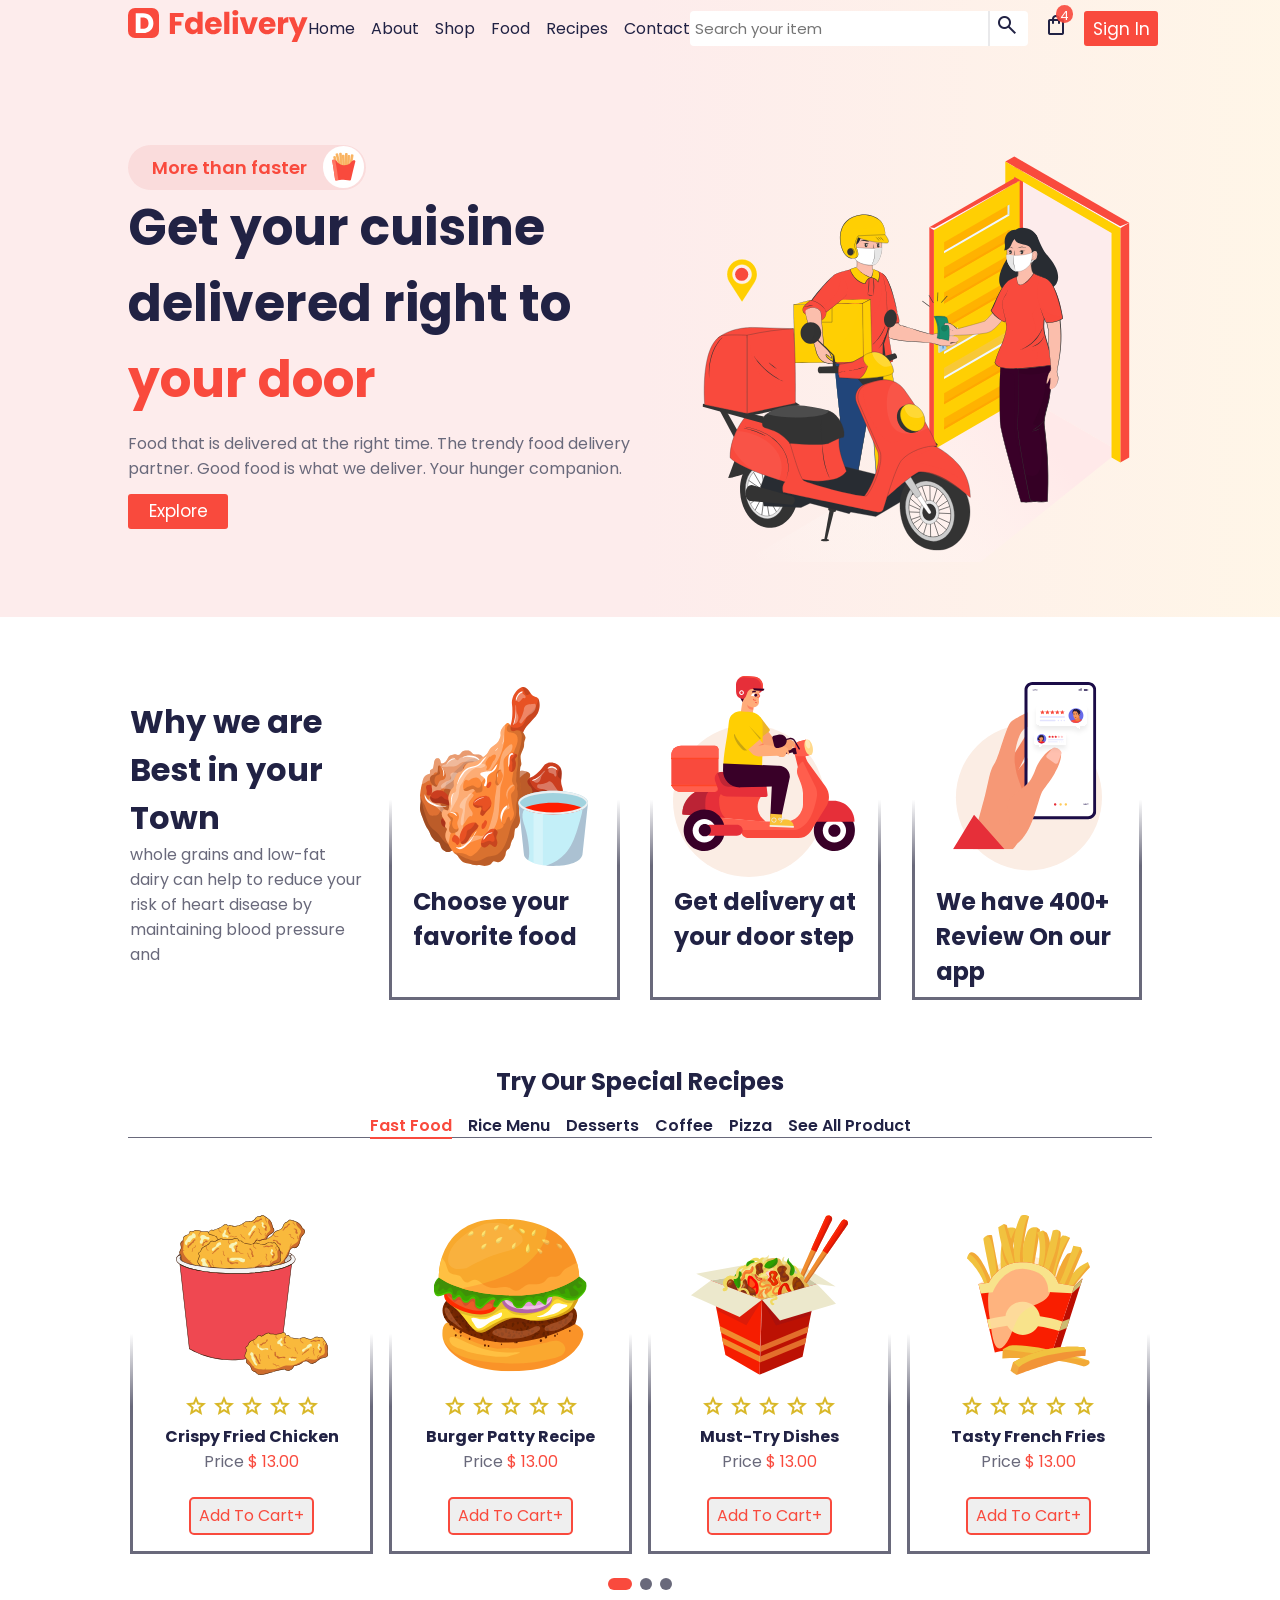
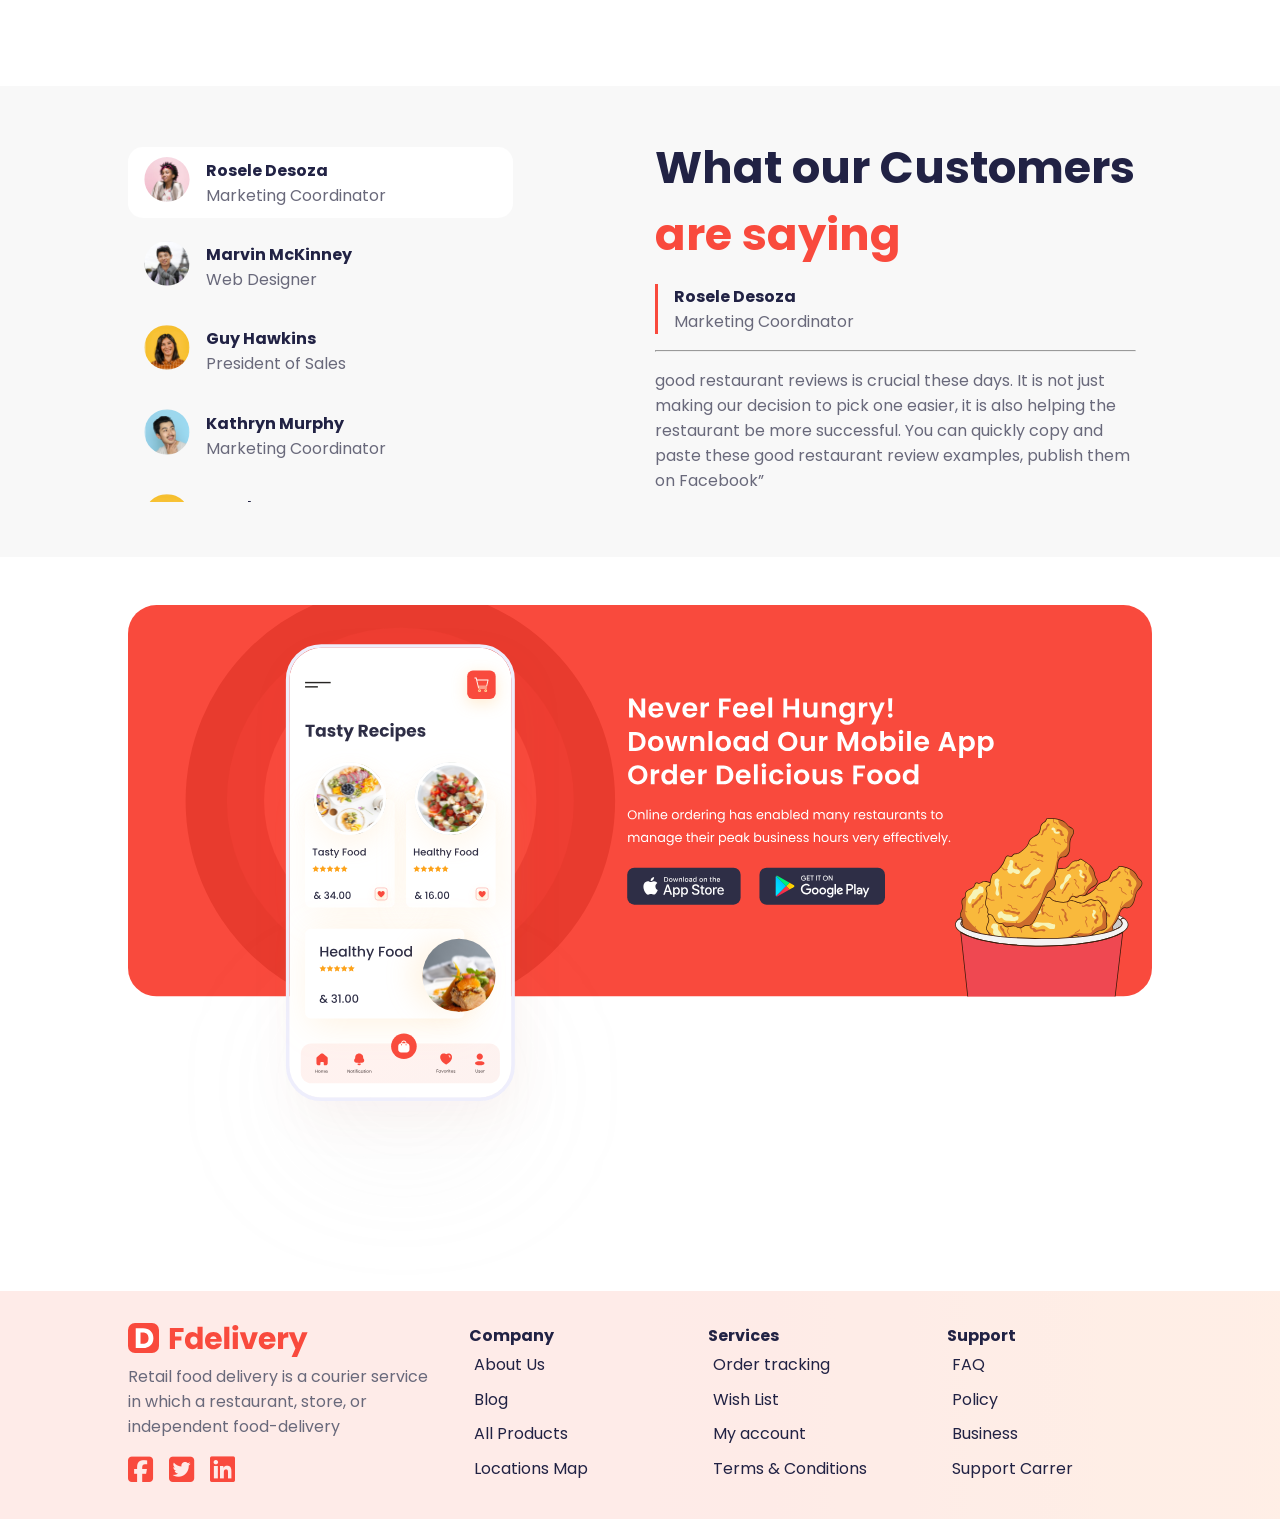
<file: FOODY-BABA/index.html>
<!DOCTYPE html>
<html lang="en">

<head>
    <meta charset="UTF-8">
    <meta name="viewport" content="width=device-width, initial-scale=1.0">
    <title>DDUGKY Food Delivery</title>
    <link rel="stylesheet" href="https://cdnjs.cloudflare.com/ajax/libs/font-awesome/6.6.0/css/all.min.css" integrity="sha512-Kc323vGBEqzTmouAECnVceyQqyqdsSiqLQISBL29aUW4U/M7pSPA/gEUZQqv1cwx4OnYxTxve5UMg5GT6L4JJg==" crossorigin="anonymous" referrerpolicy="no-referrer" />
    <link rel="preconnect" href="https://fonts.googleapis.com">
    <link rel="preconnect" href="https://fonts.gstatic.com" crossorigin>
    <link
        href="https://fonts.googleapis.com/css2?family=Poppins:ital,wght@0,100;0,200;0,300;0,400;0,500;0,600;0,700;0,800;0,900;1,100;1,200;1,300;1,400;1,500;1,600;1,700;1,800;1,900&display=swap"
        rel="stylesheet">
    <link rel="stylesheet"
        href="https://fonts.googleapis.com/css2?family=Material+Symbols+Outlined:opsz,wght,FILL,GRAD@20..48,100..700,0..1,-50..200" />
    <link rel="stylesheet" href="./css/style.css">
</head>

<body>
    <nav id="navbar" class="sticky-nav">
        <div class="nav-container">

            <div class="nav-left">

                <div class="logo">
                    <a href="#"><img src="./assets/logo.svg" alt="logo"></a>
                </div>
            </div>
            <div class="nav-middle">
                <div class="nav-list">
                    <ul>
                        <li><a href="#">Home</a></li>
                        <li><a href="#">About</a></li>
                        <li><a href="#">Shop</a></li>
                        <li><a href="#">Food</a></li>
                        <li><a href="#">Recipes</a></li>
                        <li><a href="#">Contact</a></li>
                    </ul>
                </div>
            </div>
            <div class="toggle-btn">
                <span class="material-symbols-outlined">
                    menu
                </span>
            </div>
            <div class="nav-right">
                <div class="search-bar-container">
                    <form action="#">
                        <div class="search-bar">
                            <div class="search-input">
                                <input type="text" name="key" placeholder="Search your item">
                            </div>
                            <div class="search-btn">
                                <a href="#">
                                    <span class="material-symbols-outlined">
                                        search
                                    </span>
                                </a>
                            </div>
                        </div>
                    </form>
                    <div class="cart">
                        <div class="cart-item">
                            <span class="material-symbols-outlined">
                                shopping_bag
                            </span>
                        </div>
                        <div class="cart-notification">
                            4
                        </div>
                    </div>
                    <div class="login-button">
                        <button>Sign In</button>
                    </div>
                </div>
            </div>
        </div>
    </nav>

    <!-- end nav bar----------- -->


    <main>
        <section class="first-section">
            <div class="section1-container">
                <div class="left-section1">
                    <div>
                        <span class="faster">
                            <span>
                                More than faster
                            </span>
                            <img src="./assets/popcorn.svg" alt="">
                        </span>
                    </div>
                    <div class="section1-heading">
                        <h1>Get your cuisine delivered right to
                            <span>
                                your door
                            </span>
                        </h1>
                    </div>
                    <div class="section1-pera">
                        <p>Food that is delivered at the right time. The trendy food delivery partner. Good food is what
                            we deliver. Your hunger companion.</p>
                    </div>
                    <div class="explore-button">
                        <button>Explore</button>
                    </div>
                </div>
                <div class="right-section1">
                    <div class="img-del-boy">
                        <img src="./assets/heroDeliveryboy.svg" alt="img">
                    </div>
                </div>
            </div>
        </section>

        <section class="second-section">
            <div class="about-container">
                <div class="about-headind">
                    <h2>Why we are Best in your Town</h2>
                    <p>whole grains and low-fat dairy can help to reduce your risk of heart disease by maintaining blood
                        pressure and</p>
                </div>
                <div class="about-items">
                    <div class="about-item">
                        <div class="about-image">
                            <img src="./assets/about us/about1.svg " alt="">
                        </div>
                        <div class="about-title">
                            <h2>Choose your favorite food</h2>
                        </div>
                    </div>
                    <div class="about-item">
                        <div class="about-image">
                            <img src="./assets/about us/about2.svg" alt="img">
                        </div>
                        <div class="about-title">
                            <h2>Get delivery at your door step</h2>
                        </div>
                    </div>
                    <div class="about-item">
                        <div class="about-image">
                            <img src="./assets/about us/about3.svg" alt="img">
                        </div>
                        <div class="about-title">
                            <h2>We have 400+ Review On our app</h2>
                        </div>
                    </div>

                </div>
            </div>




            <div class="recipes-container">
                <div class="recipes-header">
                    <h2>Try Our Special Recipes</h2>
                </div>
                <div class="category-links">
                    <ul>
                        <li class="active"><a href="#">Fast Food</a></li>
                        <li><a href="#">Rice Menu</a></li>
                        <li><a href="#">Desserts</a></li>
                        <li><a href="#">Coffee</a></li>
                        <li><a href="#">Pizza</a></li>
                        <li><a href="#">See All Product</a></li>
                    </ul>
                </div>
                <div class="cards">
                    <div class="card">
                        <div class="cat-card-item">
                            <div class="card-img">
                                <img src="./assets/spl recipie image/img1.svg" alt="">
                            </div>
                            <div class="card-content">
                                <p class="stars">
                                    <span class="material-symbols-outlined">
                                        star
                                    </span>
                                    <span class="material-symbols-outlined">
                                        star
                                    </span>
                                    <span class="material-symbols-outlined">
                                        star
                                    </span>
                                    <span class="material-symbols-outlined">
                                        star
                                    </span>
                                    <span class="material-symbols-outlined">
                                        star
                                    </span>
                                </p>
                                <h4>Crispy Fried Chicken</h4>
                                <p>Price <span>$ 13.00</span></p>

                            </div>
                            <div class="recipes-button">
                                <button>Add To Cart+</button>
                            </div>
                        </div>
                    </div>
                    <div class="card">
                        <div class="cat-card-item">
                            <div class="card-img">
                                <img src="./assets/spl recipie image/img2.svg" alt="">
                            </div>
                            <div class="card-content">
                                <p class="stars">
                                    <span class="material-symbols-outlined">
                                        star
                                    </span>
                                    <span class="material-symbols-outlined">
                                        star
                                    </span>
                                    <span class="material-symbols-outlined">
                                        star
                                    </span>
                                    <span class="material-symbols-outlined">
                                        star
                                    </span>
                                    <span class="material-symbols-outlined">
                                        star
                                    </span>
                                </p>
                                <h4>Burger Patty Recipe</h4>
                                <p>Price <span>$ 13.00</span></p>

                            </div>
                            <div class="recipes-button">
                                <button> Add To Cart+ </button>
                            </div>
                        </div>
                    </div>
                    <div class="card">
                        <div class="cat-card-item">
                            <div class="card-img">
                                <img src="./assets/spl recipie image/img3.svg" alt="">
                            </div>
                            <div class="card-content">
                                <p class="stars">
                                    <span class="material-symbols-outlined">
                                        star
                                    </span>
                                    <span class="material-symbols-outlined">
                                        star
                                    </span>
                                    <span class="material-symbols-outlined">
                                        star
                                    </span>
                                    <span class="material-symbols-outlined">
                                        star
                                    </span>
                                    <span class="material-symbols-outlined">
                                        star
                                    </span>
                                </p>
                                <h4>Must-Try Dishes</h4>
                                <p>Price <span>$ 13.00</span></p>

                            </div>
                            <div class="recipes-button">
                                <button>Add To Cart+</button>
                            </div>
                        </div>
                    </div>
                    <div class="card">
                        <div class="cat-card-item">
                            <div class="card-img">
                                <img src="./assets/spl recipie image/img4.svg" alt="">
                            </div>
                            <div class="card-content">
                                <p class="stars">
                                    <span class="material-symbols-outlined">
                                        star
                                    </span>
                                    <span class="material-symbols-outlined">
                                        star
                                    </span>
                                    <span class="material-symbols-outlined">
                                        star
                                    </span>
                                    <span class="material-symbols-outlined">
                                        star
                                    </span>
                                    <span class="material-symbols-outlined">
                                        star
                                    </span>
                                </p>
                                <h4>Tasty French Fries</h4>
                                <p>Price <span>$ 13.00</span></p>

                            </div>
                            <div class="recipes-button">
                                <button>Add To Cart+</button>
                            </div>
                        </div>
                    </div>
                </div>
                <div class="triggers">
                    <div class="trigger trigger-active"> </div>
                    <div class="trigger"> </div>
                    <div class="trigger"> </div>
                </div>
            </div>
        </section>

        <section class="third-section">
            <div class="review-container">
                <div class="review-left">
                    <div class=" review-cart re-active">
                        <div class="user-profile">
                            <img src="./assets/profile pic/img1.svg" alt="">
                        </div>
                        <div class="user-details">
                            <h4>Rosele Desoza</h4>
                            <p>Marketing Coordinator</p>
                        </div>
                    </div>
                    <div class=" review-cart">
                        <div class="user-profile">
                            <img src="./assets/profile pic/img2.svg" alt="">
                        </div>
                        <div class="user-details">
                            <h4>Marvin McKinney</h4>
                            <p>Web Designer</p>
                        </div>
                    </div>
                    <div class=" review-cart">
                        <div class="user-profile">
                            <img src="./assets/profile pic/img4.svg" alt="">
                        </div>
                        <div class="user-details">
                            <h4>Guy Hawkins</h4>
                            <p>President of Sales</p>
                        </div>
                    </div>
                    <div class=" review-cart">
                        <div class="user-profile">
                            <img src="./assets/profile pic/img3.svg" alt="">
                        </div>
                        <div class="user-details">
                            <h4>Kathryn Murphy</h4>
                            <p>Marketing Coordinator</p>
                        </div>
                    </div>
                    <div class=" review-cart">
                        <div class="user-profile">
                            <img src="./assets/profile pic/img4.svg" alt="">
                        </div>
                        <div class="user-details">
                            <h4>Rosele Desoza</h4>
                            <p>Marketing Coordinator</p>
                        </div>
                    </div>
                </div>
                <div class="review-right">
                    <h3>What our Customers <span>are saying</span></h3>
                    <div class="review-rating">
                        <h4>Rosele Desoza</h4>
                        <p>Marketing Coordinator</p>
                    </div>
                    <hr>
                    <p class="good-resto-pera"> good restaurant reviews is crucial these days. It is not just making our decision to pick
                        one easier, it is also helping the restaurant be more successful. You can quickly copy and paste
                        these good restaurant review examples, publish them on Facebook”</p>
                </div>
            </div>
        </section>

        <section class="four-section">
            <div class="mobile-container">
                <img src="./assets/mob.svg" alt="img">
            </div>
        </section>
    </main>
    <footer>
        <div class="footer-container">
            <div class="media">
                <div class="footer-logo">
                    <img src="./assets/logo.svg" alt="">
                </div>
                <div class="f-pera">
                    <p>Retail food delivery is a courier service in which a restaurant, store, or independent
                        food-delivery</p>
                </div>
                <div class="m-icon">
                    <ul>
                        <li><a href="#"><i class="fa-brands fa-square-facebook"></i></a></li>
                        <li><a href="#"><i class="fa-brands fa-square-twitter"></i></a></li>
                        <li><a href="#"><i class="fa-brands fa-linkedin"></i></a></li>
                    </ul>
                </div>
            </div>
            <div class="company">
                <h4>Company</h4>
                <ul>
                    <li><a href="#">About Us</a></li>
                    <li><a href="#">Blog </a></li>
                    <li><a href="#">All Products</a></li>
                    <li><a href="#">Locations Map</a></li>
                </ul>

            </div>
            <div class="serveces">
                <h4>Services</h4>
                <ul>
                    <li><a href="#">Order tracking
                        </a></li>
                    <li><a href="#">Wish List
                        </a></li>
                    <li><a href="#">My account
                        </a></li>
                    <li><a href="#">Terms & Conditions</a></li>
                </ul>
            </div>
            <div class="suport">
                <h4>Support</h4>
                <ul>
                    <li><a href="#">FAQ</a></li>
                    <li><a href="#">Policy</a></li>
                    <li><a href="#">Business</a></li>
                    <li><a href="#">Support Carrer</a></li>

                </ul>
            </div>
        </div>
    </footer>

   <script src="./js/script.js"></script>
</body>

</html>
</file>
<file: FOODY-BABA/css/style.css>
:root {

    /* color veriables */
    
    --white: #ffffff;
    --dark: #000;
    --primary: #F94A3D;
    --secondary: #212244; 
    --pera: #69697B;
    --back-color:  #ffebe694;
    --back-sec-color: #fadcdcfb;
    --light-dark:  #F8F8F8;


    /* font veriabeles  #FDECEC */
    --font-primary: Poppins;
    
     
  }


*{
    margin: 0;
    padding: 0;
    font-family: var(--font-primary);
    color: var(--secondary);
}

p{
    color: var(--pera);
}

body{
    width: 100vw;
    height: auto;
    box-sizing: border-box;
    background: rgb(253,236,236);
    background: linear-gradient(90deg, rgba(253, 236, 236, 1) 50%, rgb(254 178 62 / 12%) 100%);
}

a{
    text-decoration: none;
    color: var(--secondary);
}

ul li{
    list-style: none;
}


/* 
logo property 
width: 180px;
height: 30px;
top: 36px;
left: 253px;
gap: 0px;
border-radius: 7px 0px 0px 0px;
opacity: 0px;



//serch 
    box-sizing: border-box;
    padding: 0 0.2rem;
    border-radius: 4px;
*/



/*---------------- nav bar css --------------- */

nav{
    width: 100%;
    height: auto;
    box-sizing: border-box;
    padding: 0.5rem 0;
    position: -webkit-sticky;
    position: sticky;
    top: 0;
    /* background-color: #d7dafa; */
    /* background-color:#ffebe694; */
}

.nav-container{
    width: 80%;
    display: flex;
    justify-content: space-between;
    align-items: center;
    margin: auto;

    /* background-color: aquamarine; */
}

.nav-middle .nav-list ul{
    display: flex;
    gap: 1rem;
}

.nav-right .search-bar-container{
    display: flex;
    /* background-color: #745959; */
    align-items: center;
    gap: 1rem;
}
.nav-right .search-bar-container .search-bar{
    display: flex;
    background-color: #fff;
    align-items: center;
    justify-content: center;
    padding:0 0.3rem;
    border-radius: 4px;

}

.nav-right .search-bar-container .search-bar input{
    border: none;
    font-size: 15px;
    color: var(--secondary);
}

.nav-right .search-bar-container .search-btn{
    border-left: 2px solid #69697b26;
    padding: 0.1rem 0.3rem;

}


.cart{
    position: relative;
}

.cart-notification{
    
    width: 14px;
    height: 14px;
    top: -8px;
    font-size: small;
    right: -5px;
    padding: 1px 2px 3px 1px;
    text-align: center;
    border-radius: 50px;
    background-color: var(--primary);
    position: absolute;
    opacity: 0.9;
    color: var(--white);
}


.login-button button{
    min-width: 74px;
    background-color: var(--primary);
    font-size: 17px;
    padding: 0.3rem 0.5rem;
    border: none;
    border-radius: 3px;
    cursor: pointer;
    color: var(--white);
}


.toggle-btn{
    display: none;
    float: right;
    text-align: center;

}

.nav-left, .nav-left .logo, .nav-left img{
   width: auto;
}



@media screen and (max-width:410px) {



}



@media screen and (max-width: 1079px) {
    .nav-container{
        width: 98%;
        transition: all 3ms;
    }

  }

  @media screen and (max-width:901px) {
    .nav-middle{
        display: none;
        transition: all 3ms;
    }
    .nav-right{
        display: none;
        transition: all 3ms;
    }
   
    .toggle-btn{
        display: inline-block;
        width: 10%;
    }

    .nav-left img{
        max-width: 142px;
    }
   
  }



  /*-------------- Maim section css----------------- */

  /* section first css */


  .first-section{
    padding: 3rem 0;
    width: 100%;
  }

  .section1-container{
    display: flex;
    width: 80%;
    margin: auto;
    align-items: center;
    justify-content: center;
  }

  .left-section1{
    width: 50%;
  }

.faster {
    width: fit-content;
    display: flex;
    align-items: center;
    background-color: var(--back-sec-color);
    padding: 0.1rem 0.1rem 0.1rem 0.5rem;
    border-radius: 50px;
    
}

.faster img{
    background-color: white;
    border-radius: 50px;

}

.faster span{
  font-size: 18px;
  font-weight: 600;
  padding: 0 1rem;
  color: var(--primary);
 }

 .section1-heading{
    color: var(--secondary);
    font-size: 2.1rem;
 }
 .section1-heading span{
    color: var(--primary);  
 }
.right-section1{
    width: 50%;
 }

 .right-section1 img-del-boy {
    width: 100%;
 }

 .right-section1 .img-del-boy img{
    width: 100%;
 }
 .section1-pera{
    width: 100%;
    color: var(--pera);
    padding: 0.8rem 0;
 }

 .explore-button button{
    min-width: 100px;
    background-color: var(--primary);
    font-size: 17px;
    padding: 0.3rem 0.5rem;
    border: none;
    border-radius: 3px;
    cursor: pointer;
    color: var(--white);
 }

 @media screen and (max-width:901px) {

    .section1-container{
        flex-direction: column;
      }

      .left-section1{
        width: 100%;
      }

      .right-section1{
        width: 100%;
     }

     .section1-heading{ 
        font-size: 1.5rem;
     }
    
  }

  

   @media screen and (max-width:410px) {

    .faster span{
        font-size: 14px;  
       }

       .section1-heading{ 
        font-size: 1rem;
     }
   }

  /*--------------- SECOND DECTION--------------------------- */
.second-section{
    width: 100%;
    background-color: var(--white);
    padding: 3rem 0;
}

.about-container{
    width: 80%;
    margin: auto;
    display: flex;
    justify-content: center;
    align-items: center;
    gap: 1rem;
    flex-wrap: wrap;
}
.about-headind{
    width: 23%;
}
.about-headind h2{
    font-size: 2rem;
}

.about-headind p{
    font-size: 1rem;
    color: var(--pera)
}

.about-items{
    width: 75%;
    display: flex;
    gap: 1rem;
    /* flex-wrap: wrap; */
    justify-content: space-around;
}


.about-image{
    display: flex;
    align-items: center;
    justify-content: center;
    width: 100%;
    height: 13rem;
}
.about-image image{
    width: 100%;
}


.about-item{
    width: 28%;
    cursor: pointer;
    /* width: 25rem; */
    padding: 0.3rem;
    border: 3px solid var(--white);
    border-image: linear-gradient(to top, var(--pera) 40%, var(--white) 60%) 1; 
}

.about-item:hover{
    
    border: 3px solid var(--white);
    border-image: linear-gradient(to top, yellow 40%, var(--white) 60%) 1;   
}

/* .about-item::after {
    content: "";
    position: absolute;
    top: -3px;
    left: -3px; 
    right: -3px; 
    bottom: -3px; 
    border-radius: 21px;
    background: linear-gradient(to top, var(--pera) 30%, var(--white) 70%);
    z-index: -1;
} */

.about-title h2{
    padding: 0.2rem 1rem;
}
@media screen and (max-width:1000px) {
    .about-headind{
        width: 70%;
        padding-bottom: 1rem;
       
    }

    .about-items{
        width: 100%;
    }

    .about-item{
        width: 33.33%;
    }

}

@media screen and (max-width:816px) {

    .about-items{
      flex-direction: column;
      width: 80%;
    }

    .about-item{
        width: 100%;
    }
    .about-headind h2 {
        font-size: 1.9rem;
    }
    
  }


  @media screen and (max-width:410px) {
    .about-headind h2 {
        font-size: 1.5rem;
    }
    about-headind{
        width: 100%;
        padding-bottom: 1rem;
       
    }
   
    .about-items{
        flex-direction: column;
        width: 100%;
      }

      .about-title h2{
        font-size: 1.2rem;
        text-align: center;
        padding: 0.2rem 0.6rem;
    }
   }



/* ----------------repieses container -----------*/

.Recipes-container{
    width: 80%;
    padding: 1rem 0;
    padding: 0.5rem 0;
}



.recipes-container{
    width: 80%;
    display: flex;
    flex-direction: column;
    align-items: center;
    margin: auto;
    padding: 3rem 0;
   
}
.recipes-header{
    width: 100%;
    text-align: center;
    padding: 1rem;
}
.category-links{
    width: 100%;
}
.category-links ul{
    display: flex;
    width: 100%;
    gap: 1rem;
    align-items: center;
    justify-content: center;
    border-bottom: 1px solid var(--pera);
    padding: 0.3rem 0;
    font-weight: 600;
    line-height: 0.8rem;
    color: var(--secondary);
    flex-wrap: wrap;
}

.category-links ul li a:hover{
    color: var(--primary);
    /* border-bottom: 2px solid var(--primary); */
}

.active a{
    color: var(--primary);
    border-bottom: 2px solid var(--primary);
}

.cards{
    display: flex;
    flex-direction: row;
    width: 100%;
    gap: 1rem;
    align-items: center;
    justify-content: center;
    padding: 3rem 0 0;
    flex-wrap: wrap;
}

.card{
    
    width: 20%;
    border: 3px solid var(--white);
    border-image: linear-gradient(to top, var(--pera) 40%, var(--white) 60%) 1; 
    padding: 1rem;
    cursor: pointer;

}

.card:hover{
    
    border: 3px solid var(--white);
    border-image: linear-gradient(to top, yellow 40%, var(--white) 60%) 1;   
}

.cat-card-item{
    display: flex;
    flex-wrap: wrap;
    flex-direction: column;
    align-items: center;
    justify-content: center;
    width: 100%;
}

.card-content{
    text-align: center;
    padding: 0.5rem 0;
    height: 6rem;

}

.card-content span{
    color: var(--primary);
}

.stars span{
  color: rgb(217 184 41);
}

.card-img{
    display: flex;
    align-items: center;
    justify-items: center;
    padding: 0.6rem 1.5rem;
    height: 10rem; 
 }
.card-img img{
    width: 100%;
    height: 100%;
}

.recipes-button button{
    min-width: 80px;
    font-size: 1rem;
    padding: 0.3rem 0.5rem;
    border: 2px solid var(--primary);
    border-radius: 5px;
    cursor: pointer;
    color: var(--primary);
}

.recipes-button button:hover{
    background-color: var(--primary);
    color: var(--white);
}

.triggers{
    width: 100%;
    display: flex;
    justify-content: center;
    align-items: center;
    gap: 0.5rem;
    padding: 1.5rem 0.5rem 0;
}

.trigger{
    background: var(--pera);
    padding: 6px;
    border-radius: 50px;
}

.trigger-active{
    width: 0.8rem;
    background-color: var(--primary);
}



@media screen and (max-width:900px) {
    
    .card{
       
        width: 40%;
    }
}

@media screen and (max-width:600px) {
    
    .card{
       
        width: 80%;
    }
}

/* --------third-section=----------------- */

.third-section{
    width: 100%;
    padding: 3rem 0;
    background-color: var(--light-dark);

}
.review-container{
    width: 80%;
    margin: auto;
    display: flex;
    flex-wrap: wrap;
    gap: 1rem;
    justify-content: space-between;
}

.review-left{
    width: 47%;
    overflow-y: scroll;
    height: 23rem;

}

.user-profile{
    width: 13%;
}
.user-profile img{
    width: 100%;
}
.review-cart{
    display: flex;
    align-items: center;
    gap: 1rem;
    box-sizing: border-box;
    padding: 0.6rem 1rem;
    margin: 0.8rem 0;
    width: 80%;
    border-radius: 15px;
    
    justify-content: flex-start;
    transition: all 3ms;
   
}

.re-active{
    background-color: var(--white);
    padding: 0.6rem 1rem;
    margin: 0.8rem 2rem 0.8rem 0rem;
}


/*--------------- review right part css------------ */
.review-right{
    width: 47%;
    padding: 0 1rem;
    
}  

.review-right h3{
    font-size: 2.8rem;  
}
.review-right h3 span{
    color: var(--primary);  
}

.review-rating{
    padding-left: 1rem;
    border-left: 3px solid var(--primary);
    margin: 1rem 0;
}

.good-resto-pera{
    padding: 1rem 0;
}




@media screen and (max-width:1000px) {
    .review-left{
        width: 95%;
    }
    .review-right{
        width: 95%;
    }
    .review-right h3{
        font-size: 2rem;  
    }
    
}

@media screen and (max-width:450px) {
    .review-left{
        width: 95%;
    }
    .review-right{
        width: 95%;
    }

    .review-right h3{
        font-size: 1.5rem;  
    }
    
}



















/*---------- ::-webkit-scrollbar setup------------ */
/* width */
::-webkit-scrollbar {
    width: 5px;
  }
  
  /* Track */
  ::-webkit-scrollbar-track {
    background: var(--pera);
  }
  
  /* Handle */
  ::-webkit-scrollbar-thumb {
    background: var(--primary);
  }
  
  /* Handle on hover */
  ::-webkit-scrollbar-thumb:hover {
    background: var(--primary);
  }

























 





/* four section */
.four-section{
    width: 100%;
    padding: 3rem 0 0 0;
    background-color: var(--white);
    /* width: 80%; */
    margin: auto;
    display: flex;
    gap: 4rem;
    align-items: center;
    justify-content: space-between;
}

.mobile-container{
    width: 80%;
    margin: auto;
}

.mobile-container img{
    width: 100%;
}


 /*--------------------- foter css-------------------------- */
footer{
    width: 100%;
    padding: 2rem 0 0 0;
    background-color: var(--back-color);
}

.footer-container{
    width: 80%;
    margin: auto;
    display: flex;
    
    justify-content: space-between;
    padding-bottom: 1rem;
}


.media{
    width: 30%;
} 

.company, .serveces, .suport{
    width: 20%;
}

.media li i{
    font-size: 1.8rem;
    color: var(--primary);
}


.company li, .serveces li, .suport li{
   padding: 0.3rem;
   color: var(--secondary);
}


.m-icon ul{
    display: flex;
    padding: 1rem 0;
    gap: 1rem;
   

}

@media screen and (max-width:700px) {

    .footer-container{
       flex-wrap: wrap;
        
    }
   
    .media{
        width: 100%;
    } 
    
    .company, .serveces, .suport{
        width: 45%;
        padding: 1rem 0 0 0;

        
    }
    .company li, .serveces li, .suport li{
        padding: 0rem;
        
     }

     .company li, .serveces li, .suport li{
        padding: 0.1rem 0rem;
        font-size: 0.9rem;
     }
}

/* 
@media screen and (max-width:410px) {

  p{
    font-size: 1rem;
  }

} */
</file>
